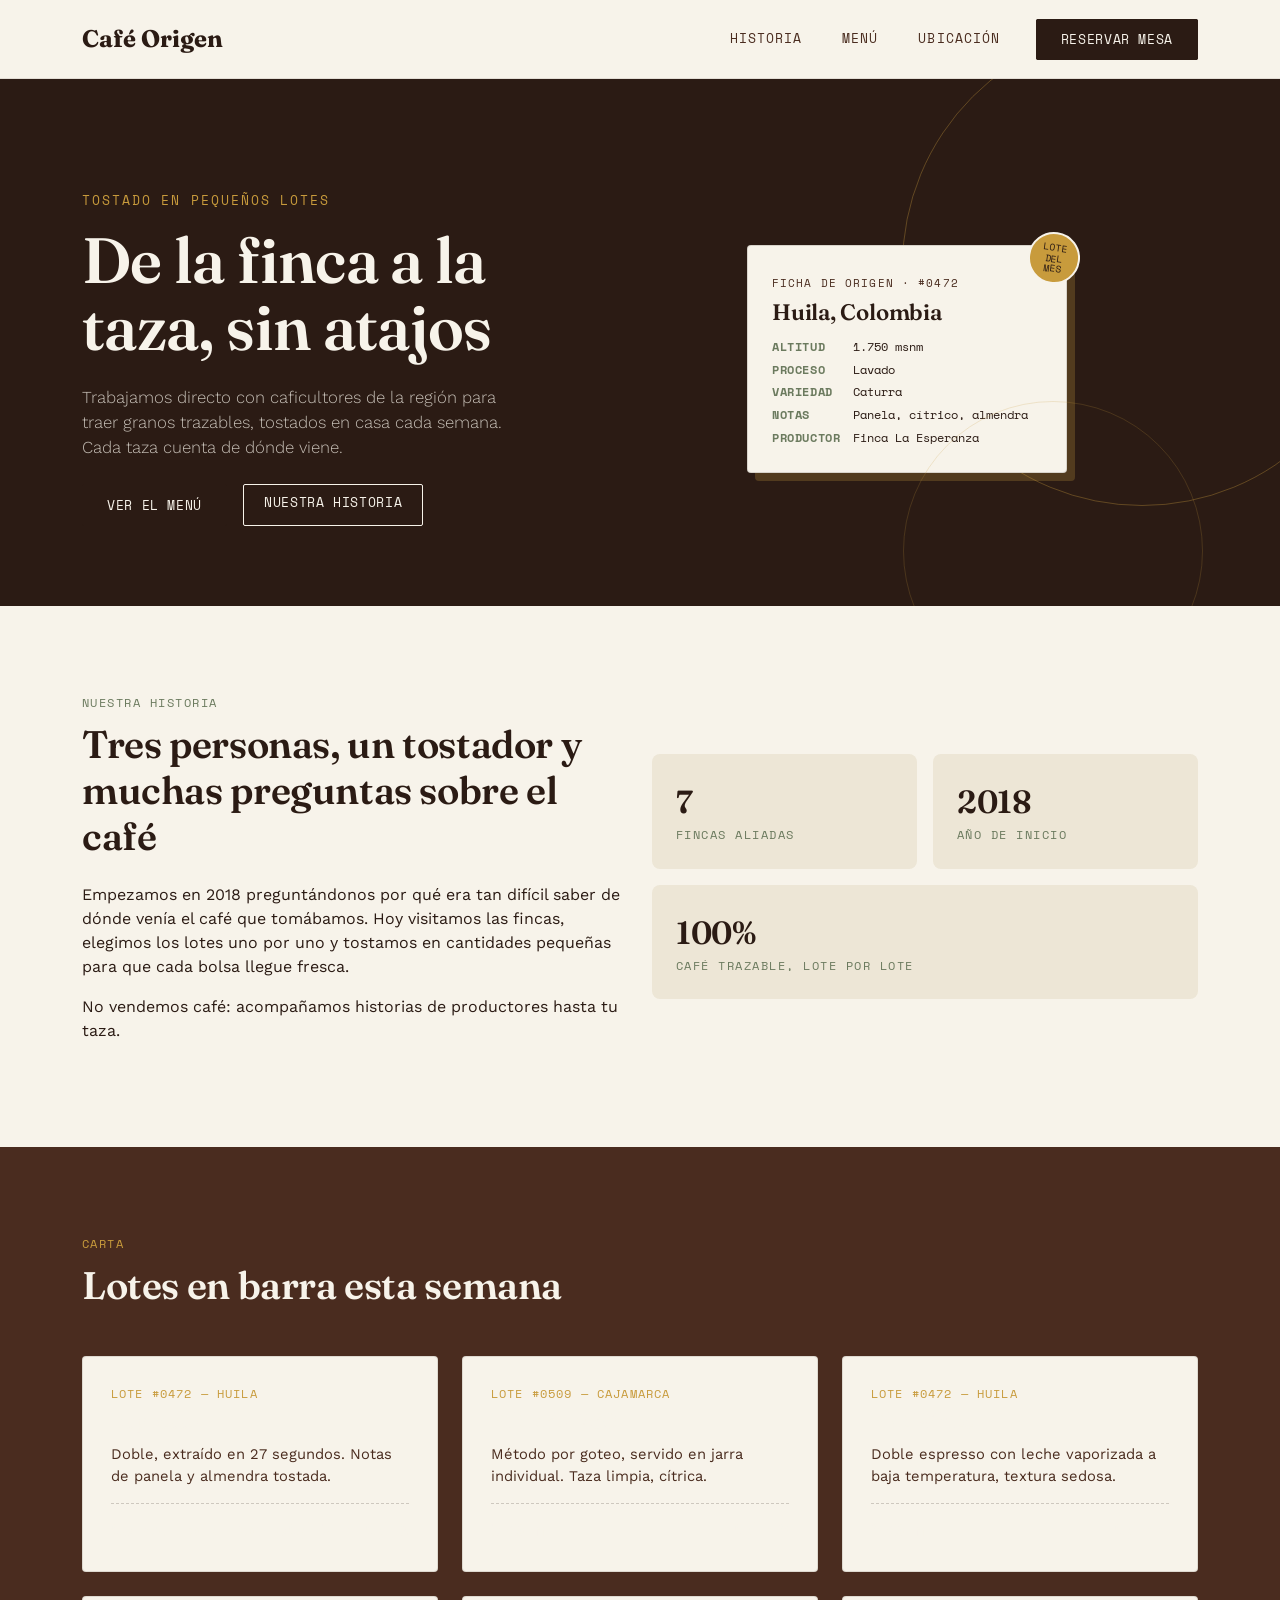
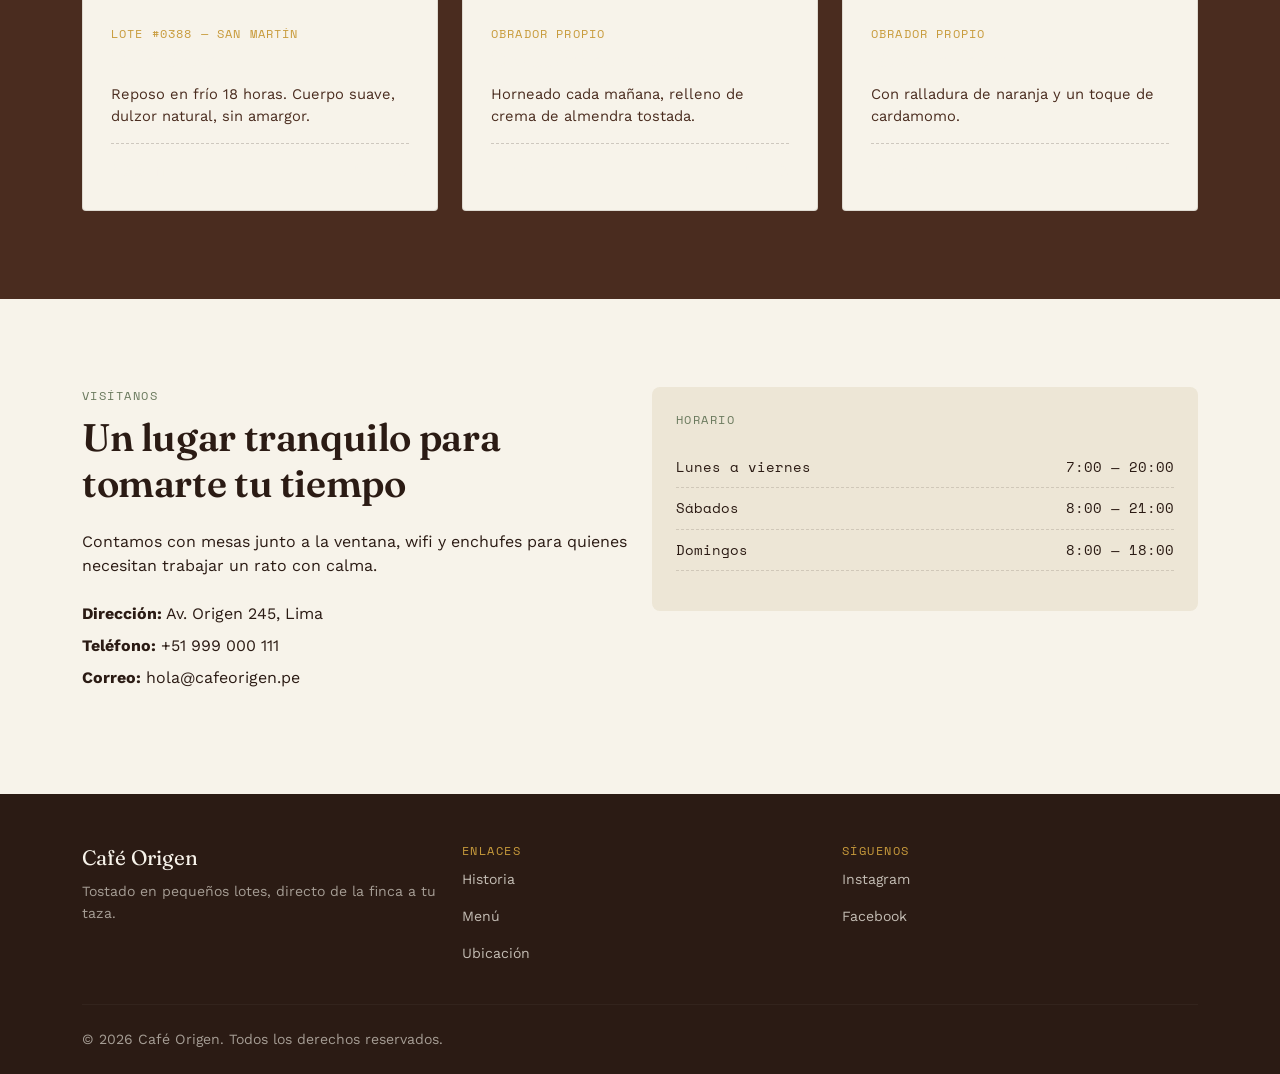
<file: index.html>
<!DOCTYPE html>
<html lang="es">
<head>
<meta charset="UTF-8">
<meta name="viewport" content="width=device-width, initial-scale=1.0">
<title>Café Origen — De la finca a la taza</title>

<!-- Bootstrap 5 -->
<link href="https://cdn.jsdelivr.net/npm/bootstrap@5.3.8/dist/css/bootstrap.min.css" rel="stylesheet" integrity="sha384-sRIl4kxILFvY47J16cr9ZwB07vP4J8+LH7qKQnuqkuIAvNWLzeN8tE5YBujZqJLB" crossorigin="anonymous">
<link rel="stylesheet" href="assets/css/style.css">

<!-- Tipografías: Fraunces (display), Work Sans (cuerpo), Space Mono (datos/fichas) -->
<link rel="preconnect" href="https://fonts.googleapis.com">
<link href="https://fonts.googleapis.com/css2?family=Fraunces:opsz,wght@9..144,400;9..144,600;9..144,700&family=Work+Sans:wght@400;500;600&family=Space+Mono:wght@400;700&display=swap" rel="stylesheet">

</head>
<body>

<!-- ===== Navbar ===== -->
<nav class="navbar navbar-expand-lg navbar-cafe sticky-top">
  <div class="container">
    <a class="navbar-brand" href="index.html">Café Origen</a>
    <button class="navbar-toggler" type="button" data-bs-toggle="collapse" data-bs-target="#navMenu">
      <span class="navbar-toggler-icon"></span>
    </button>
    <div class="collapse navbar-collapse justify-content-end" id="navMenu">
      <ul class="navbar-nav align-items-lg-center">
        <li class="nav-item"><a class="nav-link" href="#historia">Historia</a></li>
        <li class="nav-item"><a class="nav-link" href="#menu">Menú</a></li>
        <li class="nav-item"><a class="nav-link" href="#ubicacion">Ubicación</a></li>
        <li class="nav-item ms-lg-3">
          <a class="btn-cafe-fill" href="#ubicacion">Reservar mesa</a>
        </li>
      </ul>
    </div>
  </div>
</nav>

<!-- ===== Hero ===== -->
<header class="hero">
  <div class="container">
    <div class="row align-items-center gy-5">
      <div class="col-lg-7">
        <p class="eyebrow mb-3">Tostado en pequeños lotes</p>
        <h1 class="mb-4">De la finca a la taza, sin atajos</h1>
        <p class="lead mb-4">Trabajamos directo con caficultores de la región para traer granos trazables, tostados en casa cada semana. Cada taza cuenta de dónde viene.</p>
        <div class="d-flex gap-3 flex-wrap">
          <a href="#menu" class="btn-cafe-fill">Ver el menú</a>
          <a href="#historia" class="btn-cafe-outline" style="border-color: var(--pergamino-alto); color: var(--pergamino-alto);">Nuestra historia</a>
        </div>
      </div>
      <div class="col-lg-5">
        <div class="ficha-origen">
          <div class="sello">LOTE<br>DEL<br>MES</div>
          <span class="ficha-code">Ficha de origen · #0472</span>
          <h3>Huila, Colombia</h3>
          <dl>
            <dt>Altitud</dt><dd>1.750 msnm</dd>
            <dt>Proceso</dt><dd>Lavado</dd>
            <dt>Variedad</dt><dd>Caturra</dd>
            <dt>Notas</dt><dd>Panela, cítrico, almendra</dd>
            <dt>Productor</dt><dd>Finca La Esperanza</dd>
          </dl>
        </div>
      </div>
    </div>
  </div>
</header>

<!-- ===== Historia ===== -->
<section id="historia">
  <div class="container">
    <div class="row align-items-center gy-5">
      <div class="col-lg-6">
        <p class="section-eyebrow">Nuestra historia</p>
        <h2 class="section-title">Tres personas, un tostador y muchas preguntas sobre el café</h2>
        <p>Empezamos en 2018 preguntándonos por qué era tan difícil saber de dónde venía el café que tomábamos. Hoy visitamos las fincas, elegimos los lotes uno por uno y tostamos en cantidades pequeñas para que cada bolsa llegue fresca.</p>
        <p>No vendemos café: acompañamos historias de productores hasta tu taza.</p>
      </div>
      <div class="col-lg-6">
        <div class="row g-3">
          <div class="col-6">
            <div class="p-4 rounded-3" style="background: var(--pergamino);">
              <div class="display-serif fs-2">7</div>
              <div class="section-eyebrow mb-0">Fincas aliadas</div>
            </div>
          </div>
          <div class="col-6">
            <div class="p-4 rounded-3" style="background: var(--pergamino);">
              <div class="display-serif fs-2">2018</div>
              <div class="section-eyebrow mb-0">Año de inicio</div>
            </div>
          </div>
          <div class="col-12">
            <div class="p-4 rounded-3" style="background: var(--pergamino);">
              <div class="display-serif fs-2">100%</div>
              <div class="section-eyebrow mb-0">Café trazable, lote por lote</div>
            </div>
          </div>
        </div>
      </div>
    </div>
  </div>
</section>

<!-- ===== Menú ===== -->
<section id="menu" class="bg-tostado">
  <div class="container">
    <p class="section-eyebrow" style="color: var(--dorado);">Carta</p>
    <h2 class="section-title" style="color: var(--pergamino-alto);">Lotes en barra esta semana</h2>
    <div class="row g-4 mt-2">

      <div class="col-md-6 col-lg-4">
        <div class="carta-lote">
          <div class="lote-num">LOTE #0472 — HUILA</div>
          <h4>Espresso</h4>
          <p>Doble, extraído en 27 segundos. Notas de panela y almendra tostada.</p>
          <div class="precio"><span>Sencillo / Doble</span><span>S/ 7 · S/ 9</span></div>
        </div>
      </div>

      <div class="col-md-6 col-lg-4">
        <div class="carta-lote">
          <div class="lote-num">LOTE #0509 — CAJAMARCA</div>
          <h4>Filtrado V60</h4>
          <p>Método por goteo, servido en jarra individual. Taza limpia, cítrica.</p>
          <div class="precio"><span>350 ml</span><span>S/ 12</span></div>
        </div>
      </div>

      <div class="col-md-6 col-lg-4">
        <div class="carta-lote">
          <div class="lote-num">LOTE #0472 — HUILA</div>
          <h4>Flat White</h4>
          <p>Doble espresso con leche vaporizada a baja temperatura, textura sedosa.</p>
          <div class="precio"><span>250 ml</span><span>S/ 11</span></div>
        </div>
      </div>

      <div class="col-md-6 col-lg-4">
        <div class="carta-lote">
          <div class="lote-num">LOTE #0388 — SAN MARTÍN</div>
          <h4>Cold Brew</h4>
          <p>Reposo en frío 18 horas. Cuerpo suave, dulzor natural, sin amargor.</p>
          <div class="precio"><span>400 ml</span><span>S/ 13</span></div>
        </div>
      </div>

      <div class="col-md-6 col-lg-4">
        <div class="carta-lote">
          <div class="lote-num">OBRADOR PROPIO</div>
          <h4>Croissant de almendra</h4>
          <p>Horneado cada mañana, relleno de crema de almendra tostada.</p>
          <div class="precio"><span>Unidad</span><span>S/ 9</span></div>
        </div>
      </div>

      <div class="col-md-6 col-lg-4">
        <div class="carta-lote">
          <div class="lote-num">OBRADOR PROPIO</div>
          <h4>Bizcocho de naranja</h4>
          <p>Con ralladura de naranja y un toque de cardamomo.</p>
          <div class="precio"><span>Porción</span><span>S/ 8</span></div>
        </div>
      </div>

    </div>
  </div>
</section>

<!-- ===== Ubicación ===== -->
<section id="ubicacion">
  <div class="container">
    <div class="row gy-5">
      <div class="col-lg-6">
        <p class="section-eyebrow">Visítanos</p>
        <h2 class="section-title">Un lugar tranquilo para tomarte tu tiempo</h2>
        <p class="mb-4">Contamos con mesas junto a la ventana, wifi y enchufes para quienes necesitan trabajar un rato con calma.</p>
        <ul class="list-unstyled">
          <li class="mb-2"><strong>Dirección:</strong> Av. Origen 245, Lima</li>
          <li class="mb-2"><strong>Teléfono:</strong> +51 999 000 111</li>
          <li><strong>Correo:</strong> hola@cafeorigen.pe</li>
        </ul>
      </div>
      <div class="col-lg-6">
        <div class="p-4 rounded-3" style="background: var(--pergamino);">
          <p class="section-eyebrow mb-3">Horario</p>
          <ul class="horario-list">
            <li><span>Lunes a viernes</span><span>7:00 — 20:00</span></li>
            <li><span>Sábados</span><span>8:00 — 21:00</span></li>
            <li><span>Domingos</span><span>8:00 — 18:00</span></li>
          </ul>
        </div>
      </div>
    </div>
  </div>
</section>

<!-- ===== Footer ===== -->
<footer>
  <div class="container">
    <div class="row gy-4">
      <div class="col-md-4">
        <div class="footer-brand mb-2">Café Origen</div>
        <p>Tostado en pequeños lotes, directo de la finca a tu taza.</p>
      </div>
      <div class="col-md-4">
        <p class="section-eyebrow" style="color: var(--dorado);">Enlaces</p>
        <p><a href="#historia">Historia</a></p>
        <p><a href="#menu">Menú</a></p>
        <p><a href="#ubicacion">Ubicación</a></p>
      </div>
      <div class="col-md-4">
        <p class="section-eyebrow" style="color: var(--dorado);">Síguenos</p>
        <p><a href="#">Instagram</a></p>
        <p><a href="#">Facebook</a></p>
      </div>
    </div>
    <hr class="my-4" style="border-color: rgba(247,243,234,0.15);">
    <p class="mb-0">© 2026 Café Origen. Todos los derechos reservados.</p>
  </div>
</footer>

<script src="https://cdn.jsdelivr.net/npm/bootstrap@5.3.8/dist/js/bootstrap.bundle.min.js" integrity="sha384-FKyoEForCGlyvwx9Hj09JcYn3nv7wiPVlz7YYwJrWVcXK/BmnVDxM+D2scQbITxI" crossorigin="anonymous"></script>
</body>
</html>
</file>
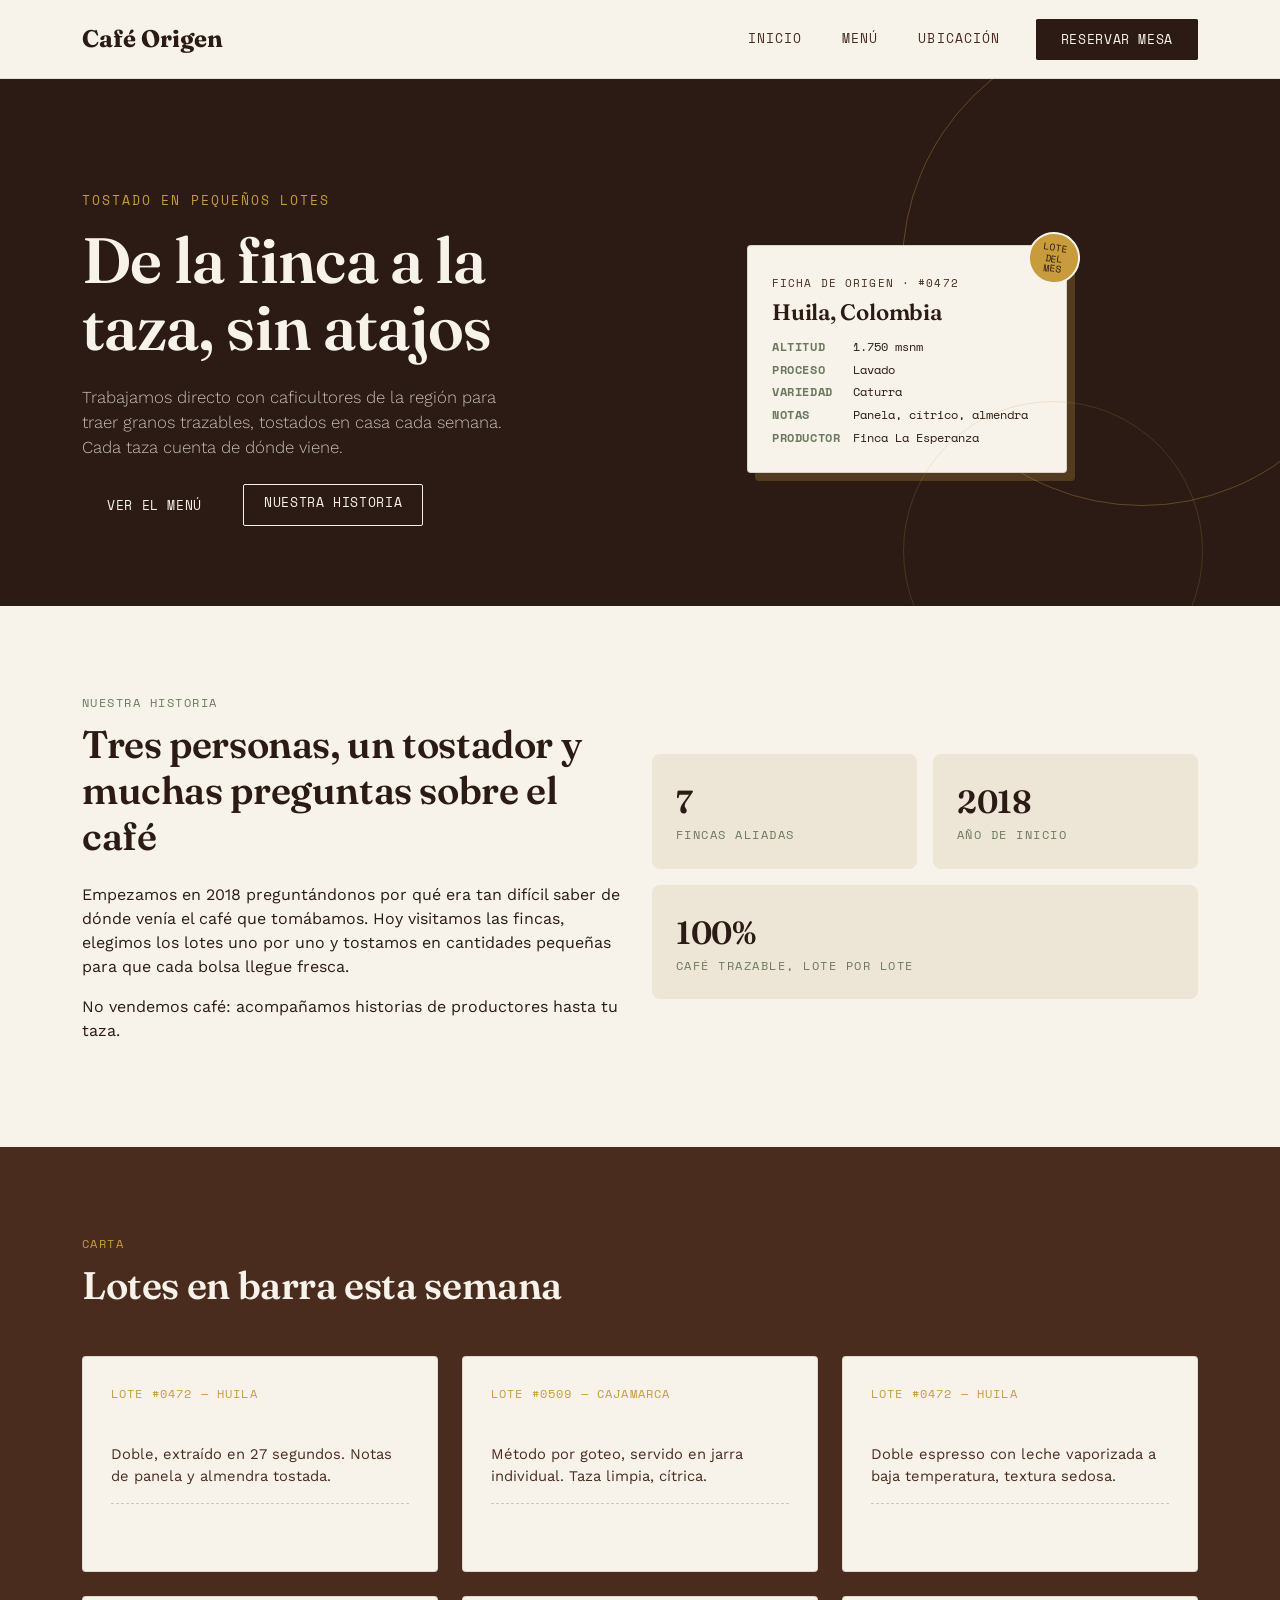
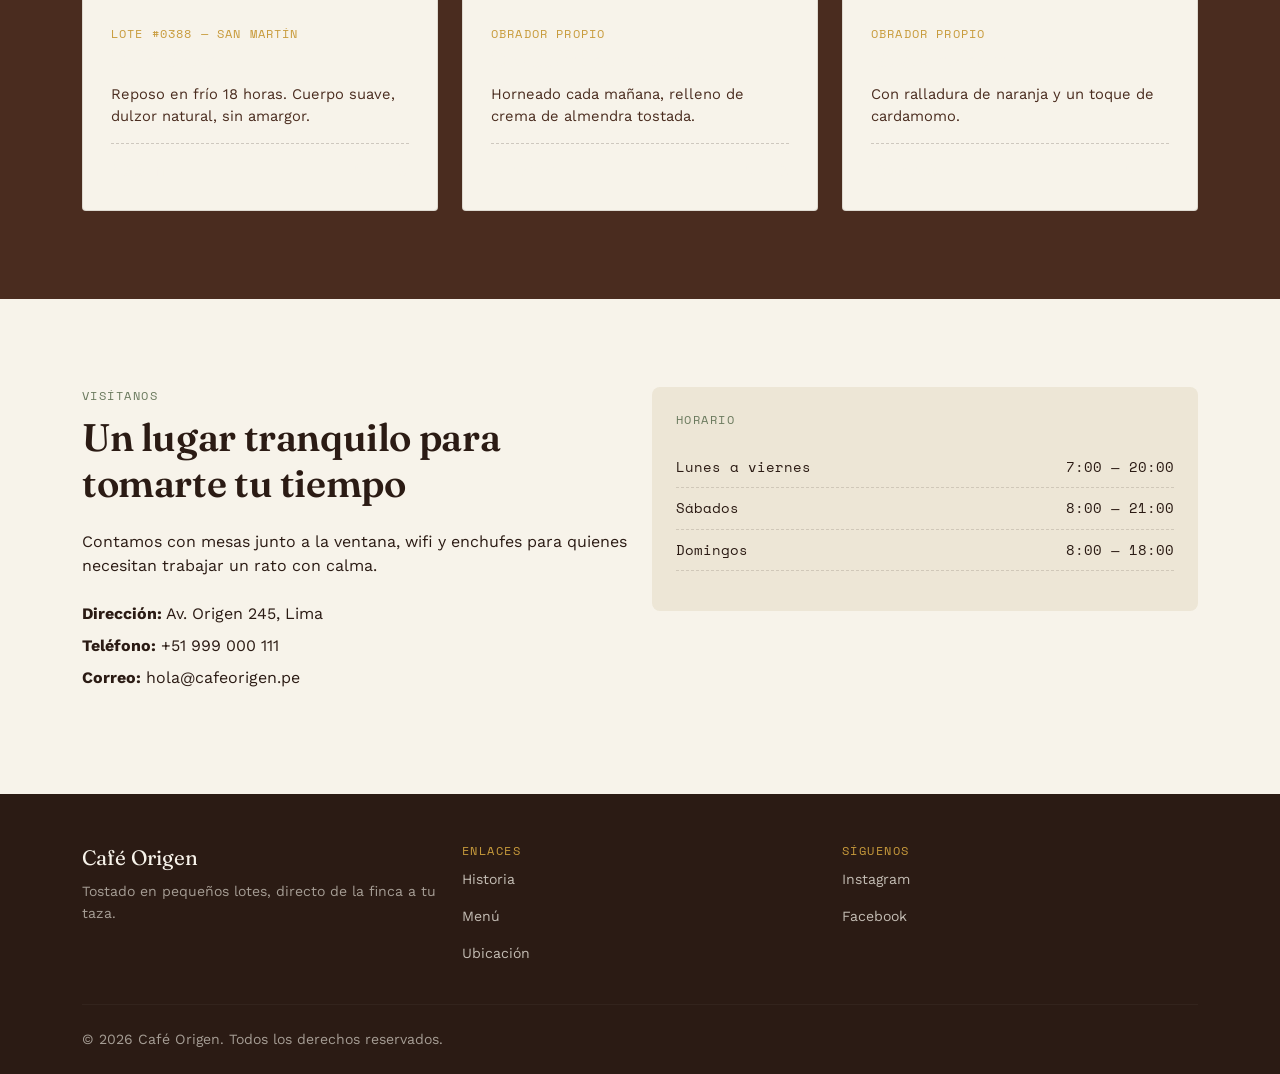
<file: menu.html>
<!doctype html>
<html lang="es">
  <head>
    <meta charset="UTF-8" />
    <meta name="viewport" content="width=device-width, initial-scale=1.0" />
    <title>Café Origen — De la finca a la taza</title>

    <!-- Bootstrap 5 -->
    <link
      href="https://cdn.jsdelivr.net/npm/bootstrap@5.3.8/dist/css/bootstrap.min.css"
      rel="stylesheet"
      integrity="sha384-sRIl4kxILFvY47J16cr9ZwB07vP4J8+LH7qKQnuqkuIAvNWLzeN8tE5YBujZqJLB"
      crossorigin="anonymous"
    />
    <link rel="stylesheet" href="assets/css/style.css" />

    <!-- Tipografías: Fraunces (display), Work Sans (cuerpo), Space Mono (datos/fichas) -->
    <link rel="preconnect" href="https://fonts.googleapis.com" />
    <link
      href="https://fonts.googleapis.com/css2?family=Fraunces:opsz,wght@9..144,400;9..144,600;9..144,700&family=Work+Sans:wght@400;500;600&family=Space+Mono:wght@400;700&display=swap"
      rel="stylesheet"
    />
  </head>
  <body>
    <!-- ===== Navbar ===== -->
    <nav class="navbar navbar-expand-lg navbar-cafe sticky-top">
      <div class="container">
        <a class="navbar-brand" href="index.html">Café Origen</a>
        <button
          class="navbar-toggler"
          type="button"
          data-bs-toggle="collapse"
          data-bs-target="#navMenu"
        >
          <span class="navbar-toggler-icon"></span>
        </button>
        <div class="collapse navbar-collapse justify-content-end" id="navMenu">
          <ul class="navbar-nav align-items-lg-center">
            <li class="nav-item">
              <a class="nav-link" href="index.html">Inicio</a>
            </li>
            <li class="nav-item"><a class="nav-link" href="#menu">Menú</a></li>
            <li class="nav-item">
              <a class="nav-link" href="#ubicacion">Ubicación</a>
            </li>
            <li class="nav-item ms-lg-3">
              <a class="btn-cafe-fill" href="#ubicacion">Reservar mesa</a>
            </li>
          </ul>
        </div>
      </div>
    </nav>

    <!-- ===== Hero ===== -->
    <header class="hero">
      <div class="container">
        <div class="row align-items-center gy-5">
          <div class="col-lg-7">
            <p class="eyebrow mb-3">Tostado en pequeños lotes</p>
            <h1 class="mb-4">De la finca a la taza, sin atajos</h1>
            <p class="lead mb-4">
              Trabajamos directo con caficultores de la región para traer granos
              trazables, tostados en casa cada semana. Cada taza cuenta de dónde
              viene.
            </p>
            <div class="d-flex gap-3 flex-wrap">
              <a href="#menu" class="btn-cafe-fill">Ver el menú</a>
              <a
                href="#historia"
                class="btn-cafe-outline"
                style="
                  border-color: var(--pergamino-alto);
                  color: var(--pergamino-alto);
                "
                >Nuestra historia</a
              >
            </div>
          </div>
          <div class="col-lg-5">
            <div class="ficha-origen">
              <div class="sello">LOTE<br />DEL<br />MES</div>
              <span class="ficha-code">Ficha de origen · #0472</span>
              <h3>Huila, Colombia</h3>
              <dl>
                <dt>Altitud</dt>
                <dd>1.750 msnm</dd>
                <dt>Proceso</dt>
                <dd>Lavado</dd>
                <dt>Variedad</dt>
                <dd>Caturra</dd>
                <dt>Notas</dt>
                <dd>Panela, cítrico, almendra</dd>
                <dt>Productor</dt>
                <dd>Finca La Esperanza</dd>
              </dl>
            </div>
          </div>
        </div>
      </div>
    </header>

    <!-- ===== Historia ===== -->
    <section id="historia">
      <div class="container">
        <div class="row align-items-center gy-5">
          <div class="col-lg-6">
            <p class="section-eyebrow">Nuestra historia</p>
            <h2 class="section-title">
              Tres personas, un tostador y muchas preguntas sobre el café
            </h2>
            <p>
              Empezamos en 2018 preguntándonos por qué era tan difícil saber de
              dónde venía el café que tomábamos. Hoy visitamos las fincas,
              elegimos los lotes uno por uno y tostamos en cantidades pequeñas
              para que cada bolsa llegue fresca.
            </p>
            <p>
              No vendemos café: acompañamos historias de productores hasta tu
              taza.
            </p>
          </div>
          <div class="col-lg-6">
            <div class="row g-3">
              <div class="col-6">
                <div class="p-4 rounded-3" style="background: var(--pergamino)">
                  <div class="display-serif fs-2">7</div>
                  <div class="section-eyebrow mb-0">Fincas aliadas</div>
                </div>
              </div>
              <div class="col-6">
                <div class="p-4 rounded-3" style="background: var(--pergamino)">
                  <div class="display-serif fs-2">2018</div>
                  <div class="section-eyebrow mb-0">Año de inicio</div>
                </div>
              </div>
              <div class="col-12">
                <div class="p-4 rounded-3" style="background: var(--pergamino)">
                  <div class="display-serif fs-2">100%</div>
                  <div class="section-eyebrow mb-0">
                    Café trazable, lote por lote
                  </div>
                </div>
              </div>
            </div>
          </div>
        </div>
      </div>
    </section>

    <!-- ===== Menú ===== -->
    <section id="menu" class="bg-tostado">
      <div class="container">
        <p class="section-eyebrow" style="color: var(--dorado)">Carta</p>
        <h2 class="section-title" style="color: var(--pergamino-alto)">
          Lotes en barra esta semana
        </h2>
        <div class="row g-4 mt-2">
          <div class="col-md-6 col-lg-4">
            <div class="carta-lote">
              <div class="lote-num">LOTE #0472 — HUILA</div>
              <h4>Espresso</h4>
              <p>
                Doble, extraído en 27 segundos. Notas de panela y almendra
                tostada.
              </p>
              <div class="precio">
                <span>Sencillo / Doble</span><span>S/ 7 · S/ 9</span>
              </div>
            </div>
          </div>

          <div class="col-md-6 col-lg-4">
            <div class="carta-lote">
              <div class="lote-num">LOTE #0509 — CAJAMARCA</div>
              <h4>Filtrado V60</h4>
              <p>
                Método por goteo, servido en jarra individual. Taza limpia,
                cítrica.
              </p>
              <div class="precio"><span>350 ml</span><span>S/ 12</span></div>
            </div>
          </div>

          <div class="col-md-6 col-lg-4">
            <div class="carta-lote">
              <div class="lote-num">LOTE #0472 — HUILA</div>
              <h4>Flat White</h4>
              <p>
                Doble espresso con leche vaporizada a baja temperatura, textura
                sedosa.
              </p>
              <div class="precio"><span>250 ml</span><span>S/ 11</span></div>
            </div>
          </div>

          <div class="col-md-6 col-lg-4">
            <div class="carta-lote">
              <div class="lote-num">LOTE #0388 — SAN MARTÍN</div>
              <h4>Cold Brew</h4>
              <p>
                Reposo en frío 18 horas. Cuerpo suave, dulzor natural, sin
                amargor.
              </p>
              <div class="precio"><span>400 ml</span><span>S/ 13</span></div>
            </div>
          </div>

          <div class="col-md-6 col-lg-4">
            <div class="carta-lote">
              <div class="lote-num">OBRADOR PROPIO</div>
              <h4>Croissant de almendra</h4>
              <p>Horneado cada mañana, relleno de crema de almendra tostada.</p>
              <div class="precio"><span>Unidad</span><span>S/ 9</span></div>
            </div>
          </div>

          <div class="col-md-6 col-lg-4">
            <div class="carta-lote">
              <div class="lote-num">OBRADOR PROPIO</div>
              <h4>Bizcocho de naranja</h4>
              <p>Con ralladura de naranja y un toque de cardamomo.</p>
              <div class="precio"><span>Porción</span><span>S/ 8</span></div>
            </div>
          </div>
        </div>
      </div>
    </section>

    <!-- ===== Ubicación ===== -->
    <section id="ubicacion">
      <div class="container">
        <div class="row gy-5">
          <div class="col-lg-6">
            <p class="section-eyebrow">Visítanos</p>
            <h2 class="section-title">
              Un lugar tranquilo para tomarte tu tiempo
            </h2>
            <p class="mb-4">
              Contamos con mesas junto a la ventana, wifi y enchufes para
              quienes necesitan trabajar un rato con calma.
            </p>
            <ul class="list-unstyled">
              <li class="mb-2">
                <strong>Dirección:</strong> Av. Origen 245, Lima
              </li>
              <li class="mb-2"><strong>Teléfono:</strong> +51 999 000 111</li>
              <li><strong>Correo:</strong> hola@cafeorigen.pe</li>
            </ul>
          </div>
          <div class="col-lg-6">
            <div class="p-4 rounded-3" style="background: var(--pergamino)">
              <p class="section-eyebrow mb-3">Horario</p>
              <ul class="horario-list">
                <li><span>Lunes a viernes</span><span>7:00 — 20:00</span></li>
                <li><span>Sábados</span><span>8:00 — 21:00</span></li>
                <li><span>Domingos</span><span>8:00 — 18:00</span></li>
              </ul>
            </div>
          </div>
        </div>
      </div>
    </section>

    <!-- ===== Footer ===== -->
    <footer>
      <div class="container">
        <div class="row gy-4">
          <div class="col-md-4">
            <div class="footer-brand mb-2">Café Origen</div>
            <p>Tostado en pequeños lotes, directo de la finca a tu taza.</p>
          </div>
          <div class="col-md-4">
            <p class="section-eyebrow" style="color: var(--dorado)">Enlaces</p>
            <p><a href="#historia">Historia</a></p>
            <p><a href="#menu">Menú</a></p>
            <p><a href="#ubicacion">Ubicación</a></p>
          </div>
          <div class="col-md-4">
            <p class="section-eyebrow" style="color: var(--dorado)">Síguenos</p>
            <p><a href="#">Instagram</a></p>
            <p><a href="#">Facebook</a></p>
          </div>
        </div>
        <hr class="my-4" style="border-color: rgba(247, 243, 234, 0.15)" />
        <p class="mb-0">© 2026 Café Origen. Todos los derechos reservados.</p>
      </div>
    </footer>

    <script
      src="https://cdn.jsdelivr.net/npm/bootstrap@5.3.8/dist/js/bootstrap.bundle.min.js"
      integrity="sha384-FKyoEForCGlyvwx9Hj09JcYn3nv7wiPVlz7YYwJrWVcXK/BmnVDxM+D2scQbITxI"
      crossorigin="anonymous"
    ></script>
  </body>
</html>
</file>
<file: assets/css/style.css>
:root {
    --espresso: #2B1B14;
    --tostado: #4A2C1F;
    --dorado: #C89B3C;
    --pergamino: #EDE6D6;
    --pergamino-alto: #F7F3EA;
    --salvia: #6B7A5E;
    --font-display: 'Fraunces', serif;
    --font-body: 'Work Sans', sans-serif;
    --font-mono: 'Space Mono', monospace;
}

* {
    box-sizing: border-box;
}

body {
    font-family: var(--font-body);
    background: var(--pergamino-alto);
    color: var(--espresso);
    margin: 0;
}

h1,
h2,
h3,
.display-serif {
    font-family: var(--font-display);
    font-weight: 600;
    letter-spacing: -0.01em;
}

a {
    text-decoration: none;
}

/* ===== Navbar ===== */
.navbar-cafe {
    background: var(--pergamino-alto);
    border-bottom: 1px solid rgba(43, 27, 20, 0.1);
    padding: 1rem 0;
}

.navbar-cafe .navbar-brand {
    font-family: var(--font-display);
    font-weight: 700;
    font-size: 1.5rem;
    color: var(--espresso);
}

.navbar-cafe .nav-link {
    font-family: var(--font-mono);
    font-size: 0.8rem;
    text-transform: uppercase;
    letter-spacing: 0.08em;
    color: var(--tostado) !important;
    margin: 0 0.75rem;
}

.navbar-cafe .nav-link:hover {
    color: var(--dorado) !important;
}

.btn-cafe-outline {
    border: 1.5px solid var(--espresso);
    color: var(--espresso);
    font-family: var(--font-mono);
    font-size: 0.8rem;
    text-transform: uppercase;
    letter-spacing: 0.05em;
    padding: 0.5rem 1.25rem;
    border-radius: 2px;
    transition: all 0.2s ease;
}

.btn-cafe-outline:hover {
    background: var(--espresso);
    color: var(--pergamino-alto);
}

.btn-cafe-fill {
    background: var(--espresso);
    color: var(--pergamino-alto);
    font-family: var(--font-mono);
    font-size: 0.8rem;
    text-transform: uppercase;
    letter-spacing: 0.05em;
    padding: 0.65rem 1.5rem;
    border-radius: 2px;
    border: 1.5px solid var(--espresso);
    transition: all 0.2s ease;
}

.btn-cafe-fill:hover {
    background: var(--dorado);
    border-color: var(--dorado);
    color: var(--espresso);
}

/* ===== Hero ===== */
.hero {
    background: var(--espresso);
    color: var(--pergamino-alto);
    position: relative;
    overflow: hidden;
    padding: 7rem 0 5rem;
}

.hero::before {
    content: "";
    position: absolute;
    top: -10%;
    right: -8%;
    width: 480px;
    height: 480px;
    border-radius: 50%;
    border: 1.5px solid rgba(200, 155, 60, 0.35);
}

.hero::after {
    content: "";
    position: absolute;
    bottom: -18%;
    right: 6%;
    width: 300px;
    height: 300px;
    border-radius: 50%;
    border: 1.5px solid rgba(200, 155, 60, 0.2);
}

.hero .eyebrow {
    font-family: var(--font-mono);
    color: var(--dorado);
    text-transform: uppercase;
    letter-spacing: 0.15em;
    font-size: 0.8rem;
}

.hero h1 {
    font-size: clamp(2.4rem, 5vw, 4rem);
    line-height: 1.05;
    max-width: 11ch;
}

.hero p.lead {
    color: rgba(247, 243, 234, 0.75);
    max-width: 42ch;
    font-size: 1.05rem;
}

/* Ficha de origen — elemento firma */
.ficha-origen {
    background: var(--pergamino-alto);
    color: var(--espresso);
    border: 1px solid rgba(43, 27, 20, 0.15);
    border-radius: 4px;
    padding: 1.5rem;
    position: relative;
    max-width: 320px;
    box-shadow: 8px 8px 0 rgba(200, 155, 60, 0.25);
}

.ficha-origen .ficha-code {
    font-family: var(--font-mono);
    font-size: 0.7rem;
    letter-spacing: 0.1em;
    color: var(--tostado);
    text-transform: uppercase;
}

.ficha-origen h3 {
    font-size: 1.4rem;
    margin: 0.35rem 0 0.75rem;
}

.ficha-origen dl {
    display: grid;
    grid-template-columns: auto 1fr;
    gap: 0.25rem 0.75rem;
    font-family: var(--font-mono);
    font-size: 0.78rem;
    margin: 0;
}

.ficha-origen dt {
    color: var(--salvia);
    text-transform: uppercase;
    letter-spacing: 0.05em;
}

.ficha-origen dd {
    margin: 0;
}

.ficha-origen .sello {
    position: absolute;
    top: -14px;
    right: -14px;
    width: 52px;
    height: 52px;
    border-radius: 50%;
    background: var(--dorado);
    color: var(--espresso);
    display: flex;
    align-items: center;
    justify-content: center;
    font-family: var(--font-mono);
    font-size: 0.6rem;
    text-align: center;
    line-height: 1.1;
    transform: rotate(8deg);
    border: 2px solid var(--pergamino-alto);
}

/* ===== Secciones generales ===== */
section {
    padding: 5.5rem 0;
}

.section-eyebrow {
    font-family: var(--font-mono);
    font-size: 0.78rem;
    text-transform: uppercase;
    letter-spacing: 0.12em;
    color: var(--salvia);
    margin-bottom: 0.5rem;
}

.section-title {
    font-size: clamp(1.8rem, 3vw, 2.6rem);
    margin-bottom: 1.5rem;
}

.bg-tostado {
    background: var(--tostado);
    color: var(--pergamino-alto);
}

/* ===== Menú — cartas de lote ===== */
.carta-lote {
    background: var(--pergamino-alto);
    border: 1px solid rgba(43, 27, 20, 0.12);
    border-radius: 4px;
    padding: 1.75rem;
    height: 100%;
    transition: transform 0.2s ease, box-shadow 0.2s ease;
}

.carta-lote:hover {
    transform: translateY(-4px);
    box-shadow: 0 12px 24px rgba(43, 27, 20, 0.12);
}

.carta-lote .lote-num {
    font-family: var(--font-mono);
    font-size: 0.72rem;
    color: var(--dorado);
    letter-spacing: 0.1em;
}

.carta-lote h4 {
    font-family: var(--font-display);
    font-size: 1.3rem;
    margin: 0.4rem 0 0.6rem;
}

.carta-lote p {
    color: var(--tostado);
    font-size: 0.92rem;
    margin-bottom: 1rem;
}

.carta-lote .precio {
    font-family: var(--font-mono);
    font-weight: 700;
    font-size: 1.1rem;
    border-top: 1px dashed rgba(43, 27, 20, 0.2);
    padding-top: 0.75rem;
    display: flex;
    justify-content: space-between;
}

/* ===== Ubicación ===== */
.horario-list {
    font-family: var(--font-mono);
    font-size: 0.9rem;
    list-style: none;
    padding: 0;
}

.horario-list li {
    display: flex;
    justify-content: space-between;
    padding: 0.6rem 0;
    border-bottom: 1px dashed rgba(43, 27, 20, 0.15);
}

footer {
    background: var(--espresso);
    color: rgba(247, 243, 234, 0.6);
    padding: 3rem 0 1.5rem;
    font-size: 0.88rem;
}

footer .footer-brand {
    font-family: var(--font-display);
    color: var(--pergamino-alto);
    font-size: 1.3rem;
}

footer a {
    color: rgba(247, 243, 234, 0.75);
}

footer a:hover {
    color: var(--dorado);
}

@media (max-width: 767px) {
    .ficha-origen {
        max-width: 100%;
        box-shadow: 5px 5px 0 rgba(200, 155, 60, 0.25);
    }

    section {
        padding: 3.5rem 0;
    }
}

:focus-visible {
    outline: 2px solid var(--dorado);
    outline-offset: 2px;
}
</file>
